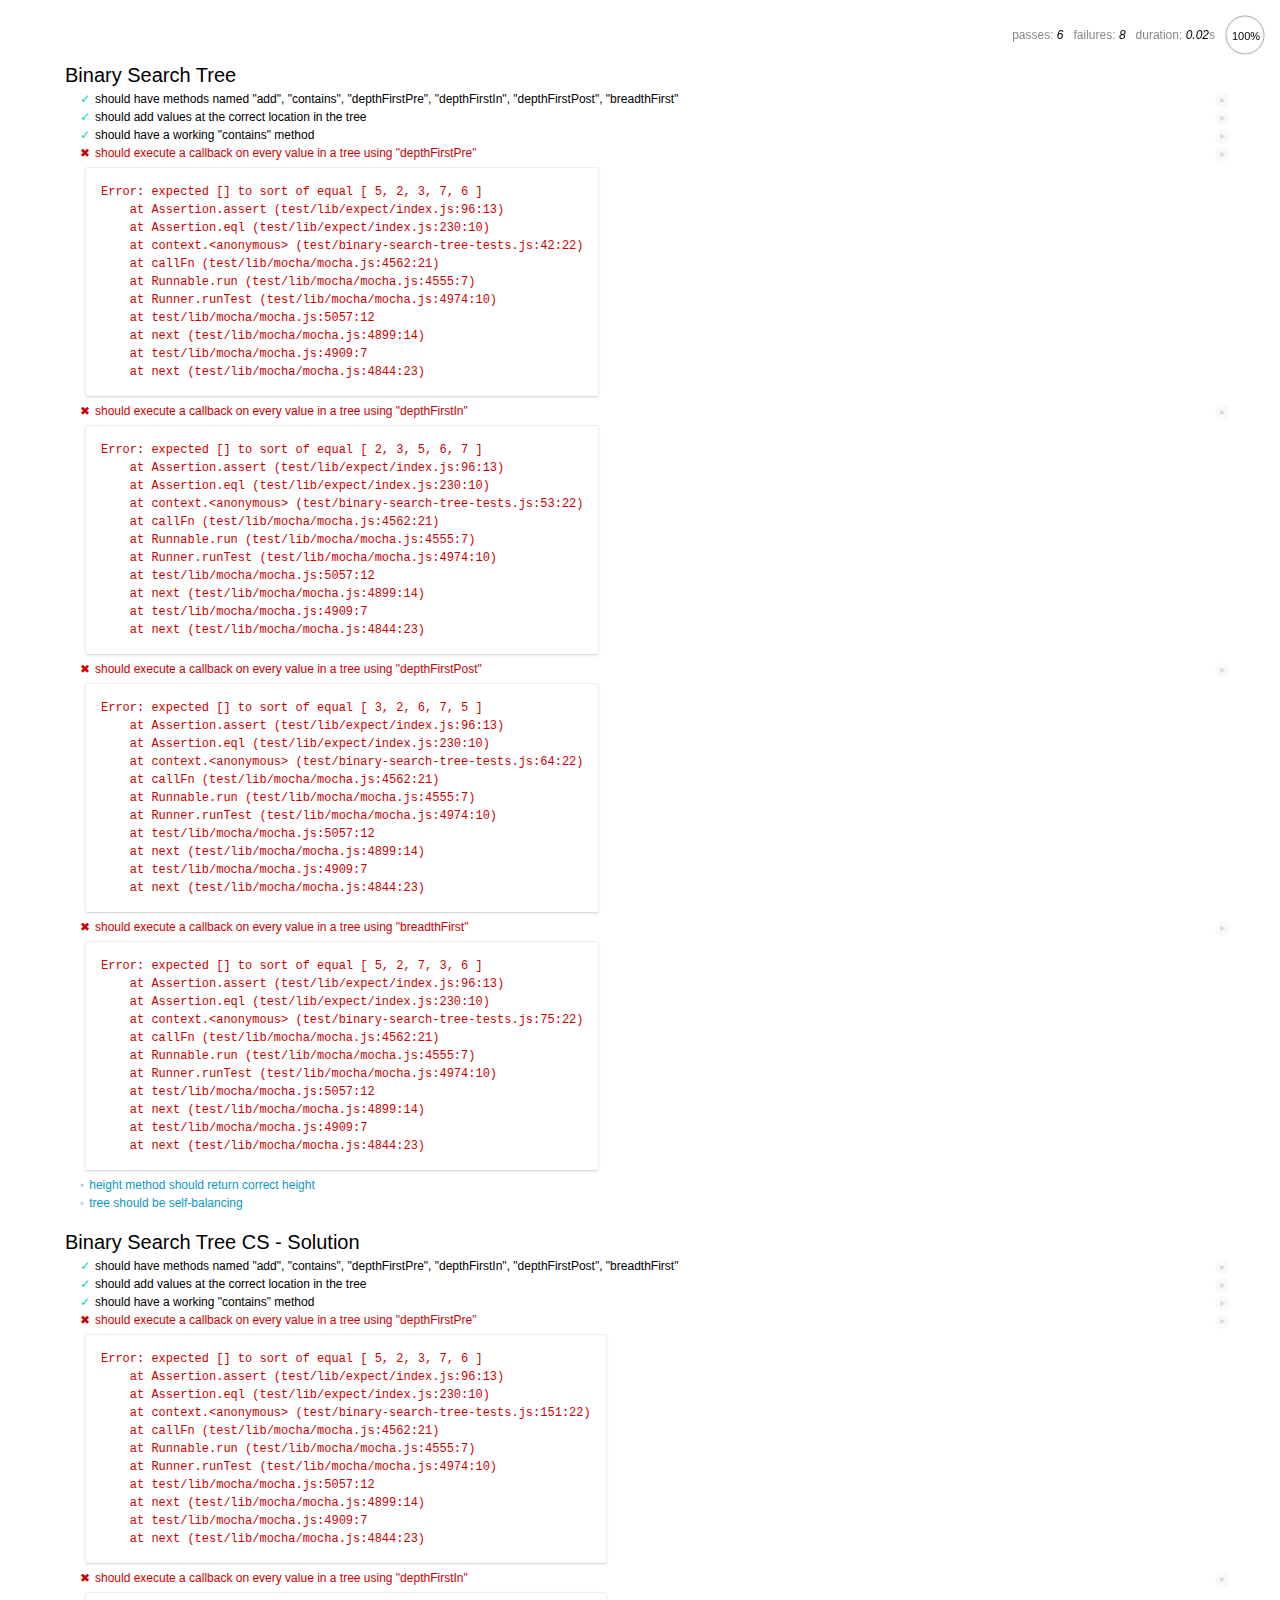
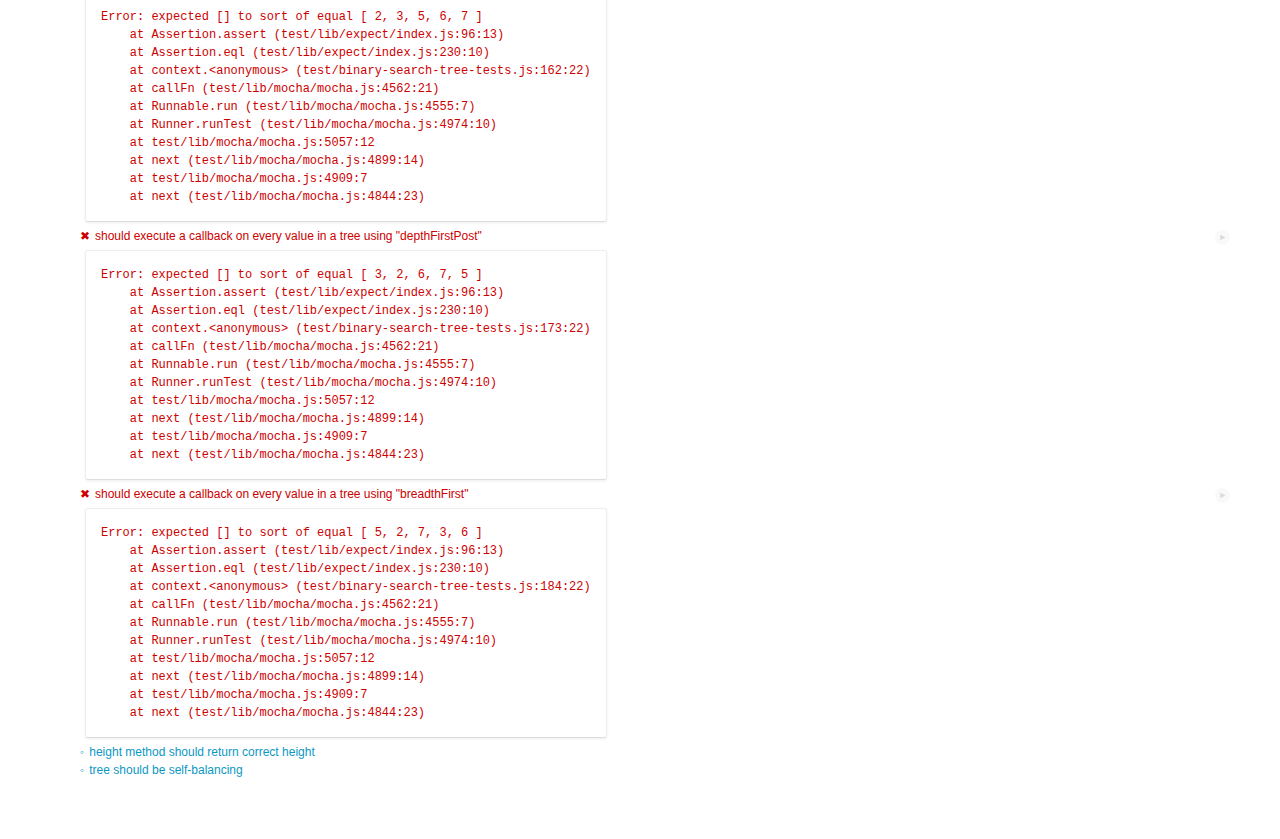
<file: Binary/index.html>
<!DOCTYPE html>
<html>

<head>
  <meta charset="UTF-8">
  <title>Data Structures</title>
  <link rel="stylesheet" href="test/lib/mocha/mocha.css" />
  <script src="test/lib/scroll.js"></script>
</head>

<body onload="loadScroll()" onunload="saveScroll()">
  <div id="mocha"></div>
  <script src="test/lib/mocha/mocha.js"></script>
  <script>mocha.setup('bdd');</script>
  <script src="test/lib/expect/index.js"></script>
  <script src="./BinarySearchTree-Single.js"></script>
  <script src="./BinarySearchTreeCS-Solution.js"></script>
  <script src="./test/binary-search-tree-tests.js"></script>
  <script>
    mocha.globals();
    mocha.run();
  </script>
</body>

</html>
</file>
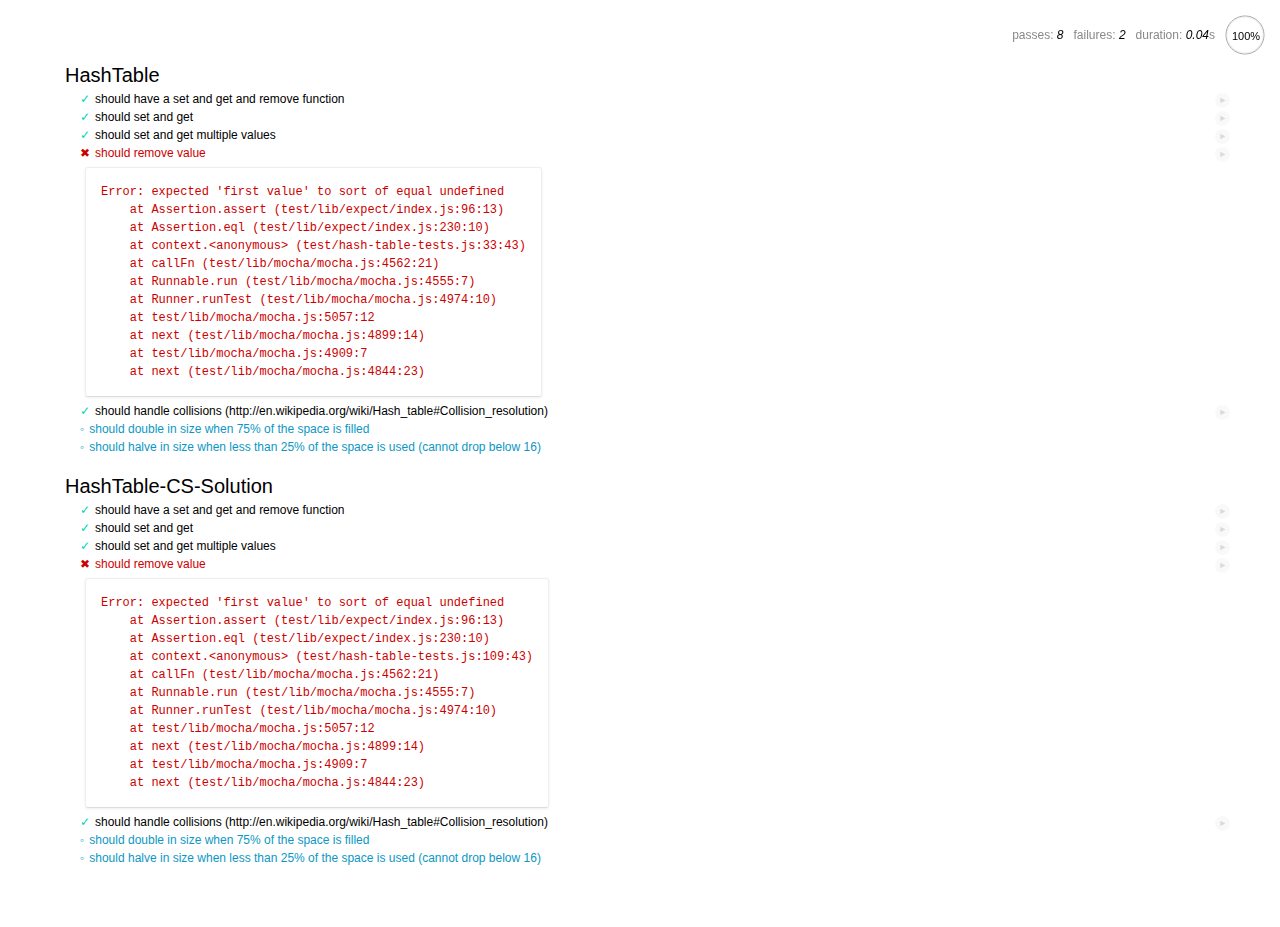
<file: hashTable/index.html>
<!DOCTYPE html>
<html>

<head>
  <meta charset="UTF-8">
  <title>Data Structures</title>
  <link rel="stylesheet" href="test/lib/mocha/mocha.css" />
  <script src="test/lib/scroll.js"></script>
</head>

<body onload="loadScroll()" onunload="saveScroll()">
  <div id="mocha"></div>
  <script src="test/lib/mocha/mocha.js"></script>
  <script>mocha.setup('bdd');</script>
  <script src="test/lib/expect/index.js"></script>
  <script src="./HashTable.js"></script>
  <script src="./HashTable-CS-Solution.js"></script>
  <script src="./test/hash-table-tests.js"></script>
  <script>
    mocha.globals();
    mocha.run();
  </script>
</body>

</html>
</file>
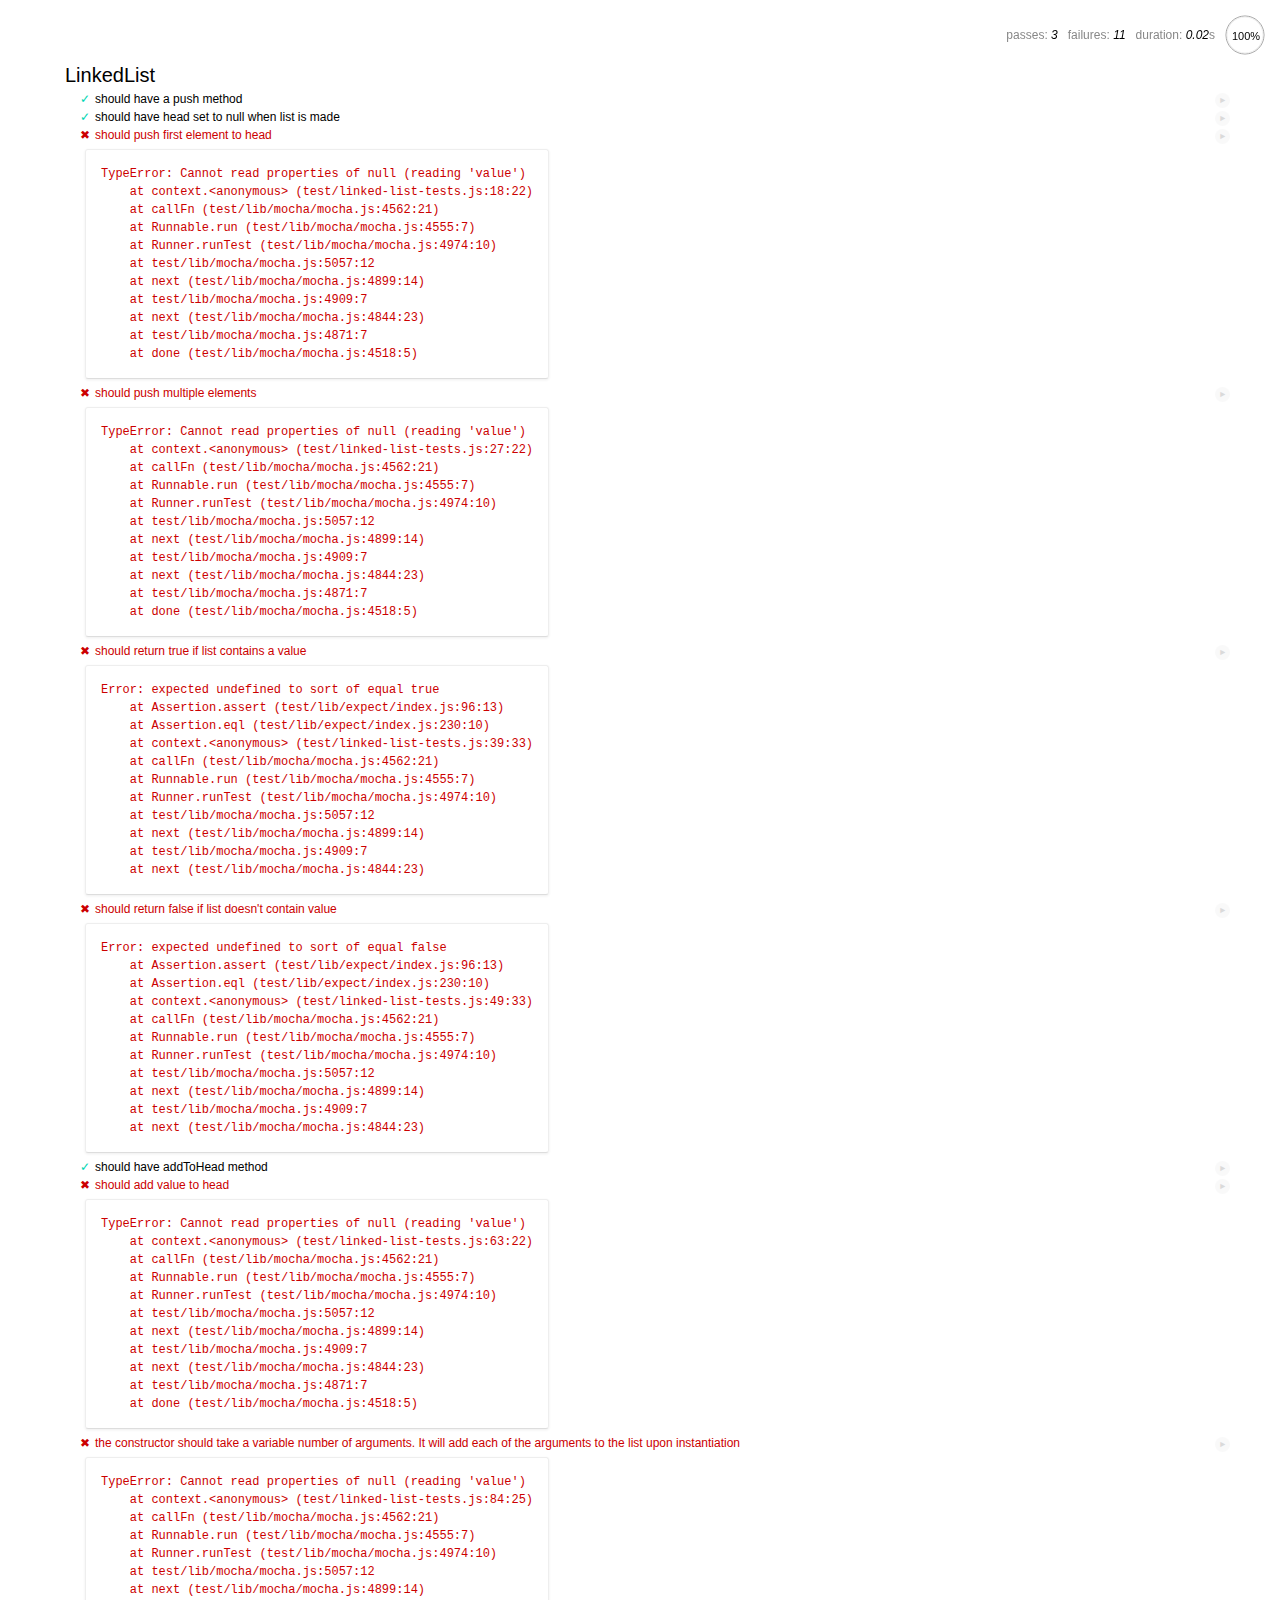
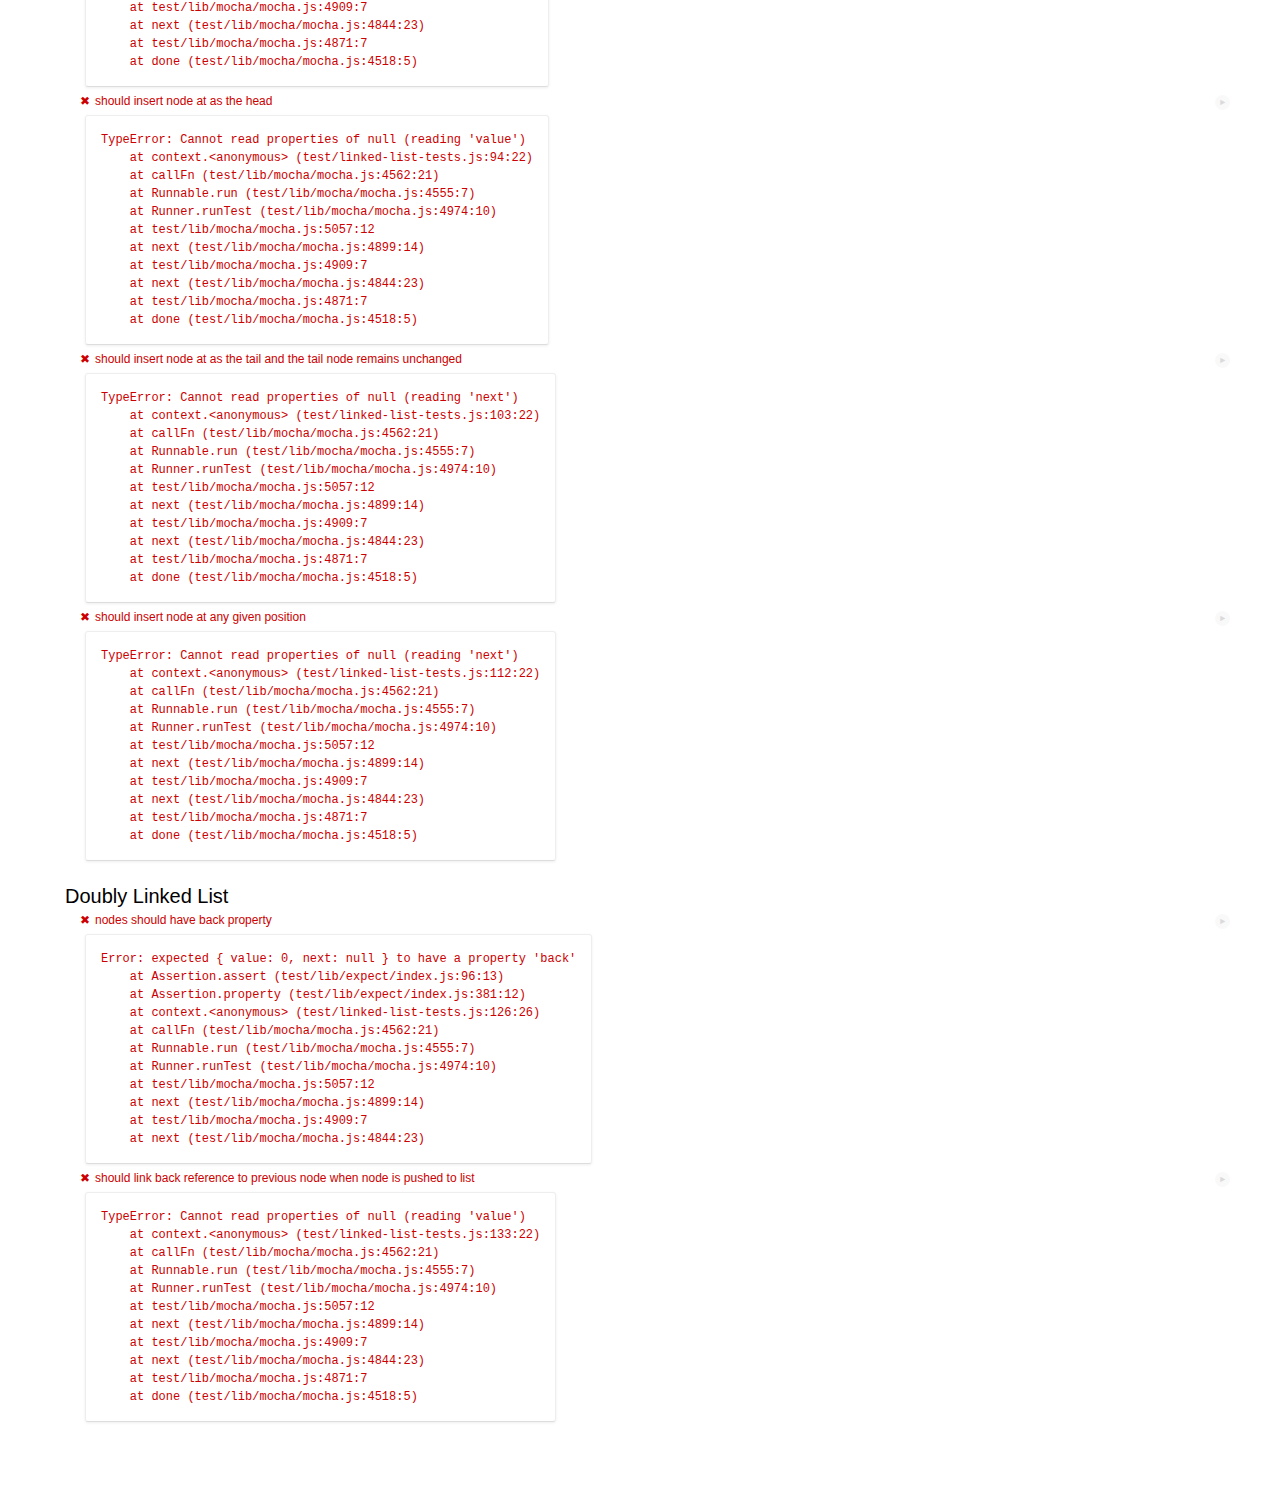
<file: Linked-Lists-Data-structuresJs/index.html>
<!DOCTYPE html>
<html>

<head>
  <meta charset="UTF-8">
  <title>Data Structures</title>
  <link rel="stylesheet" href="test/lib/mocha/mocha.css" />
  <script src="test/lib/scroll.js"></script>
</head>

<body onload="loadScroll()" onunload="saveScroll()">
  <div id="mocha"></div>
  <script src="test/lib/mocha/mocha.js"></script>
  <script>mocha.setup('bdd');</script>
  <script src="test/lib/expect/index.js"></script>
  <script src="./LinkedList.js"></script>
  <script src="./test/linked-list-tests.js"></script>
  <script>
    mocha.globals();
    mocha.run();
  </script>
</body>

</html>
</file>
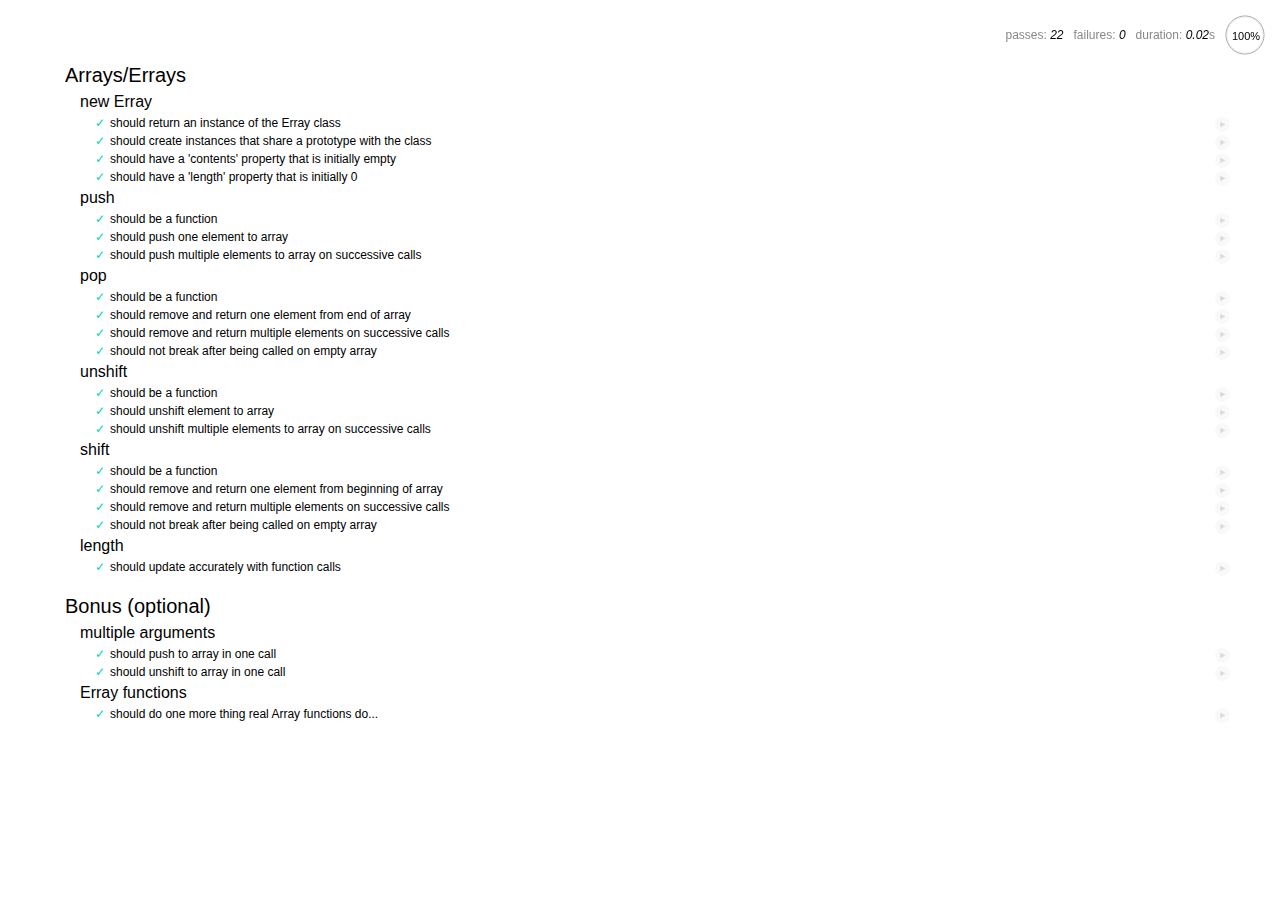
<file: OOP/index.html>
<!DOCTYPE html>
<html>
<head>
  <meta charset="UTF-8">
  <title>Arrays</title>
  <link rel="stylesheet" href="test/lib/mocha/mocha.css" />
  <script src="test/lib/scroll.js"></script>
</head>
<body onload="loadScroll()" onunload="saveScroll()">
  <div id="mocha"></div>
  <script src="test/lib/mocha/mocha.js"></script>
  <script>mocha.setup('bdd');</script>
  <script src="test/lib/expect/index.js"></script>
  <script src="src/Array.js"></script>
  <script src="test/index.js"></script>
  <script>
    mocha.globals();
    mocha.run();
  </script>
</body>
</html>
</file>
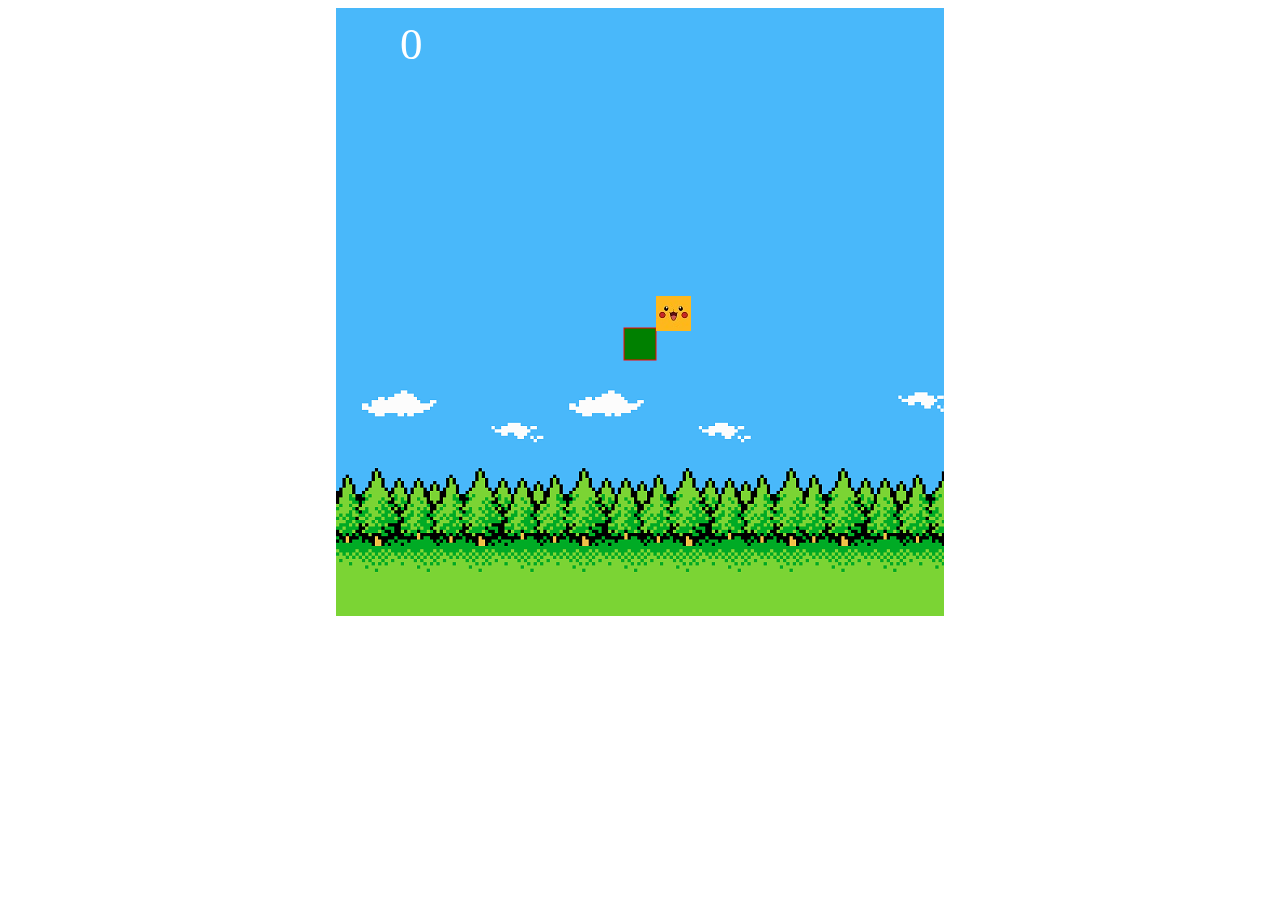
<file: snack-game/index.html>
<!DOCTYPE html>
<html lang="en">
<head>
    <meta charset="UTF-8">
    <link rel="icon" href="./img/snack.jpg" />
    <meta http-equiv="X-UA-Compatible" content="IE=edge">
    <link 
    <meta name="viewport" content="width=device-width, initial-scale=1.0">
    <title>Snack Game</title>
    <style>
        canvas{
            display: block;
            margin: 0 auto;
        }
    </style>
</head>
<canvas id="canvas" width="608" height="608">
</canvas>
<script src="./index.js"></script>
</html>
</file>
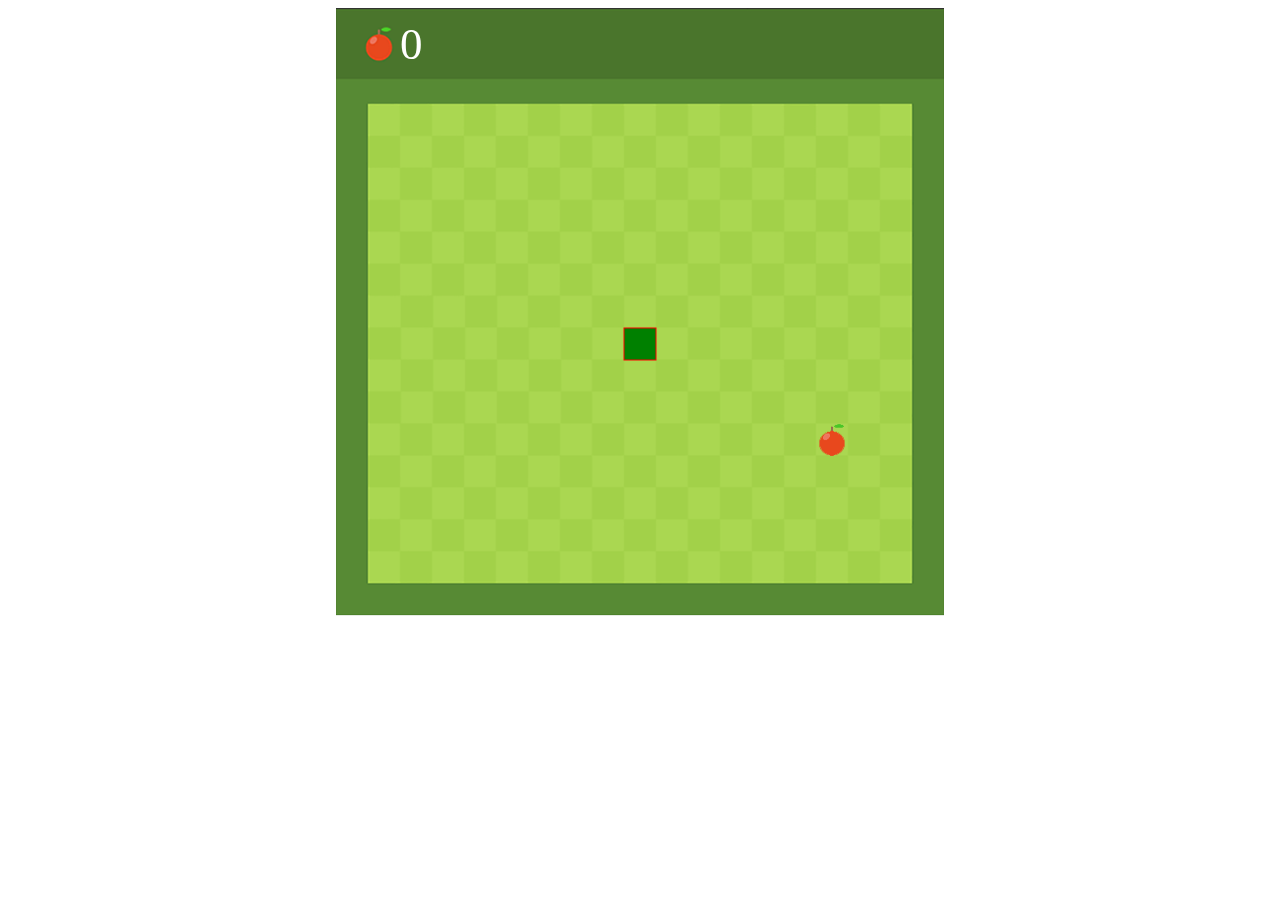
<file: Snake-JavaScript-master/index.html>
<html>
    <head>
        <title>Snake Game</title>
        <style>
            canvas{
                display: block;
                margin: 0 auto;
            }
        </style>
    </head>
    <canvas id="snake" width="608" height="608"></canvas>
    <script src="snake.js"></script>
</html>
</file>
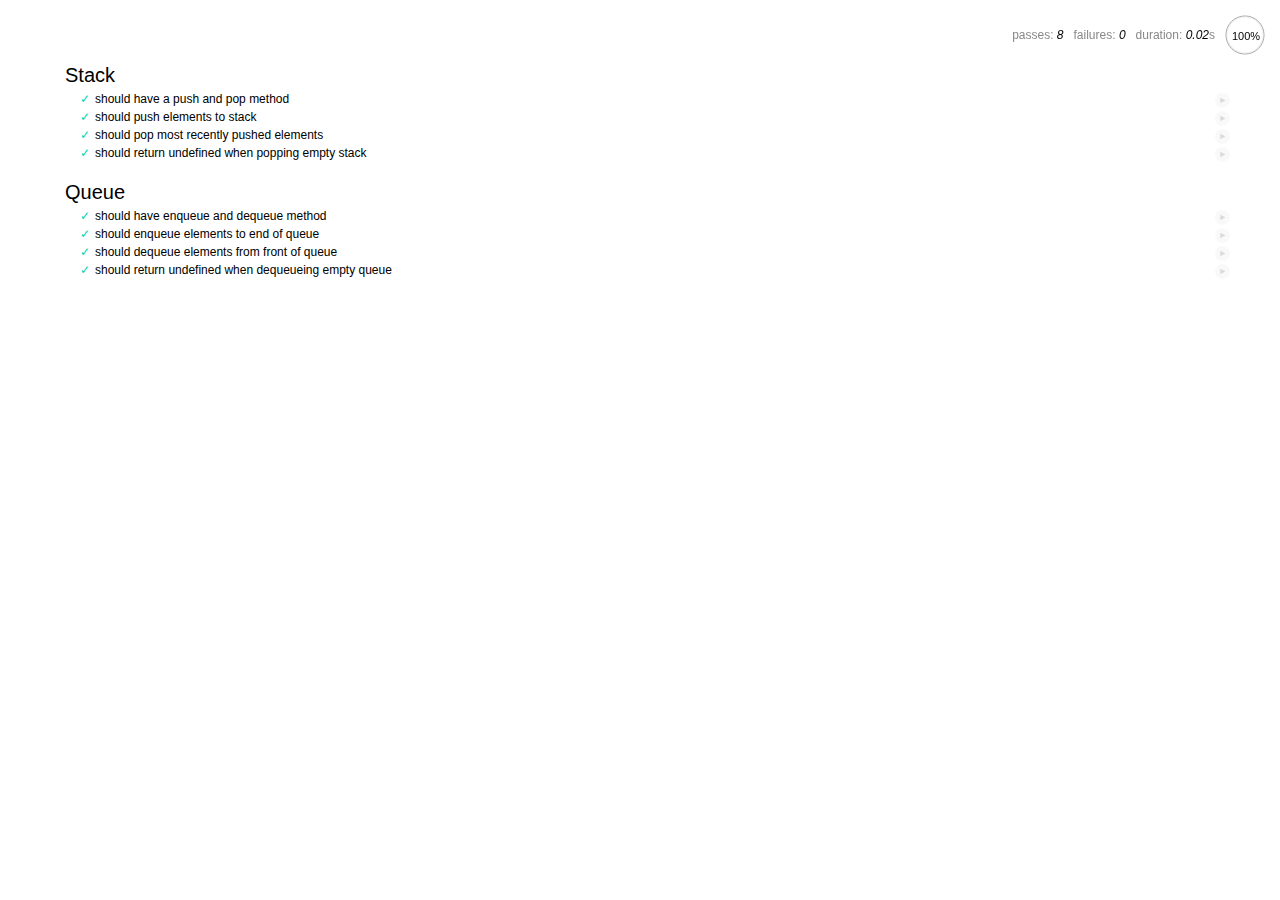
<file: stack-queues/index.html>
<!DOCTYPE html>
<html>

<head>
  <meta charset="UTF-8">
  <title>Data Structures</title>
  <link rel="stylesheet" href="test/lib/mocha/mocha.css" />
  <script src="test/lib/scroll.js"></script>
</head>

<body onload="loadScroll()" onunload="saveScroll()">
  <div id="mocha"></div>
  <script src="test/lib/mocha/mocha.js"></script>
  <script>mocha.setup('bdd');</script>
  <script src="test/lib/expect/index.js"></script>
  <script src="Stack.js"></script>
  <script src="./test/stack-tests.js"></script>
  <script src="Queue.js"></script>
  <script src="./test/queue-tests.js"></script>

  <script>
    mocha.globals();
    mocha.run();
  </script>
</body>

</html>
</file>
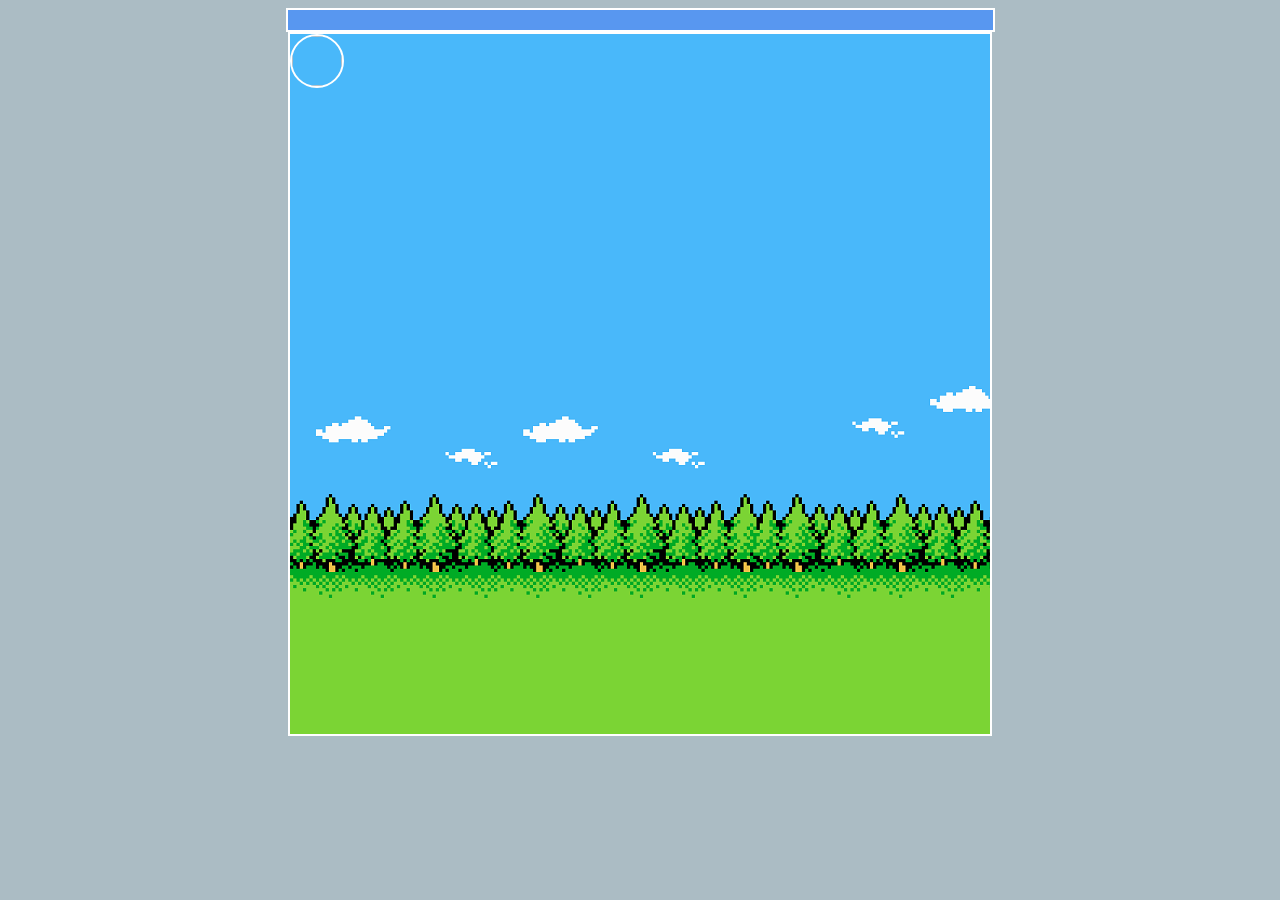
<file: unit-4-snake-master/index.html>
<!DOCTYPE html>
<html lang="en">
<head>
  <meta charset="UTF-8">
  <title>Snake Game</title>
  <!-- Uncomment the script tag below to enable the use of jQuery in your 'main.js' file -->
  <!-- <script
  src="https://code.jquery.com/jquery-3.5.1.min.js"
  integrity="sha256-9/aliU8dGd2tb6OSsuzixeV4y/faTqgFtohetphbbj0="
  crossorigin="anonymous"></script> -->
  <script src='src/Head.js'></script>
  <script src='src/Body.js'></script>
  <script src='src/Apple.js'></script>
  <link rel="stylesheet" href="src/styles.css">
</head>
<body>
  <div id="title"><div id="text"></div></div>
  <div id="board"></div>
  <script src="./src/main.js"></script>
</body>

</html>
</file>
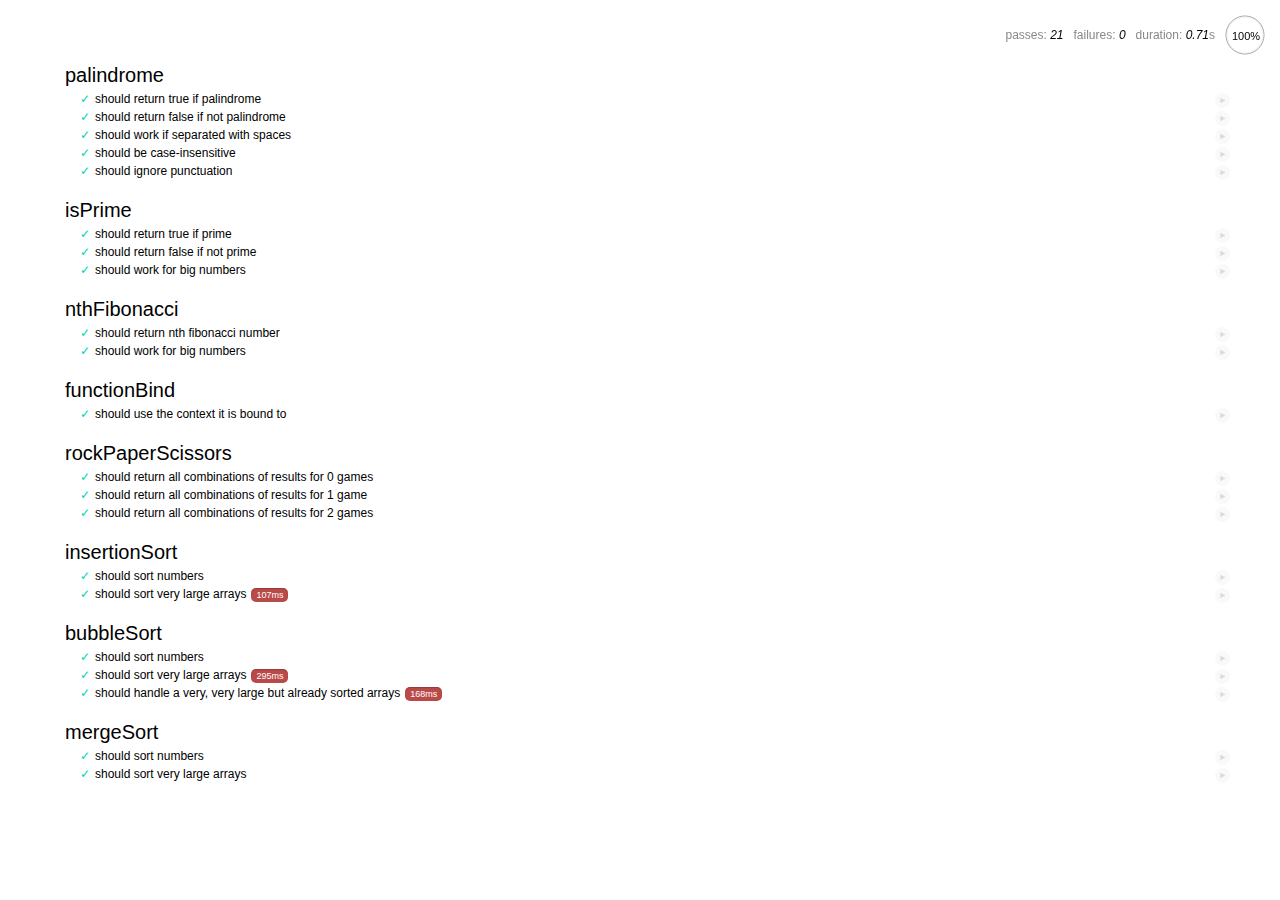
<file: algorithms/part1/index.html>
<html>
<head>
  <meta charset="UTF-8">
  <title>Unit-3-Algorithms</title>
  <link rel="stylesheet" href="../test/lib/mocha/mocha.css" />
</head>
<script src="../test/lib/scroll.js"></script>
<body onload="loadScroll()" onunload="saveScroll()">
  <div id="mocha"></div>

  <script src="../test/lib/mocha/mocha.js"></script>
  <script src="main.js"></script>
  <script>mocha.setup('bdd')</script>
  <script src="../test/lib/expect/index.js"></script>

  <script src="../test/palindrome-tests.js"></script>
  <script src="../test/is-prime-tests.js"></script>
  <script src="../test/nth-fib-tests.js"></script>
  <script src="../test/func-bind-tests.js"></script>
  <script src="../test/r-p-s-tests.js"></script>
  <script src="../test/insertion-sort-tests.js"></script>
  <script src="../test/bubble-sort-tests.js"></script>
  <script src="../test/merge-sort-tests.js"></script>
  <script>
    mocha.globals();
    mocha.run();
  </script>
</body>
</html>
</file>
<file: Binary/test/lib/mocha/mocha.css>
@charset "utf-8";

body {
  margin:0;
}

#mocha {
  font: 20px/1.5 "Helvetica Neue", Helvetica, Arial, sans-serif;
  margin: 60px 50px;
}

#mocha ul,
#mocha li {
  margin: 0;
  padding: 0;
}

#mocha ul {
  list-style: none;
}

#mocha h1,
#mocha h2 {
  margin: 0;
}

#mocha h1 {
  margin-top: 15px;
  font-size: 1em;
  font-weight: 200;
}

#mocha h1 a {
  text-decoration: none;
  color: inherit;
}

#mocha h1 a:hover {
  text-decoration: underline;
}

#mocha .suite .suite h1 {
  margin-top: 0;
  font-size: .8em;
}

#mocha .hidden {
  display: none;
}

#mocha h2 {
  font-size: 12px;
  font-weight: normal;
  cursor: pointer;
}

#mocha .suite {
  margin-left: 15px;
}

#mocha .test {
  margin-left: 15px;
  overflow: hidden;
}

#mocha .test.pending:hover h2::after {
  content: '(pending)';
  font-family: arial, sans-serif;
}

#mocha .test.pass.medium .duration {
  background: #c09853;
}

#mocha .test.pass.slow .duration {
  background: #b94a48;
}

#mocha .test.pass::before {
  content: '✓';
  font-size: 12px;
  display: block;
  float: left;
  margin-right: 5px;
  color: #00d6b2;
}

#mocha .test.pass .duration {
  font-size: 9px;
  margin-left: 5px;
  padding: 2px 5px;
  color: #fff;
  -webkit-box-shadow: inset 0 1px 1px rgba(0,0,0,.2);
  -moz-box-shadow: inset 0 1px 1px rgba(0,0,0,.2);
  box-shadow: inset 0 1px 1px rgba(0,0,0,.2);
  -webkit-border-radius: 5px;
  -moz-border-radius: 5px;
  -ms-border-radius: 5px;
  -o-border-radius: 5px;
  border-radius: 5px;
}

#mocha .test.pass.fast .duration {
  display: none;
}

#mocha .test.pending {
  color: #0b97c4;
}

#mocha .test.pending::before {
  content: '◦';
  color: #0b97c4;
}

#mocha .test.fail {
  color: #c00;
}

#mocha .test.fail pre {
  color: black;
}

#mocha .test.fail::before {
  content: '✖';
  font-size: 12px;
  display: block;
  float: left;
  margin-right: 5px;
  color: #c00;
}

#mocha .test pre.error {
  color: #c00;
  max-height: 300px;
  overflow: auto;
}

/**
 * (1): approximate for browsers not supporting calc
 * (2): 42 = 2*15 + 2*10 + 2*1 (padding + margin + border)
 *      ^^ seriously
 */
#mocha .test pre {
  display: block;
  float: left;
  clear: left;
  font: 12px/1.5 monaco, monospace;
  margin: 5px;
  padding: 15px;
  border: 1px solid #eee;
  max-width: 85%; /*(1)*/
  max-width: calc(100% - 42px); /*(2)*/
  word-wrap: break-word;
  border-bottom-color: #ddd;
  -webkit-border-radius: 3px;
  -webkit-box-shadow: 0 1px 3px #eee;
  -moz-border-radius: 3px;
  -moz-box-shadow: 0 1px 3px #eee;
  border-radius: 3px;
}

#mocha .test h2 {
  position: relative;
}

#mocha .test a.replay {
  position: absolute;
  top: 3px;
  right: 0;
  text-decoration: none;
  vertical-align: middle;
  display: block;
  width: 15px;
  height: 15px;
  line-height: 15px;
  text-align: center;
  background: #eee;
  font-size: 15px;
  -moz-border-radius: 15px;
  border-radius: 15px;
  -webkit-transition: opacity 200ms;
  -moz-transition: opacity 200ms;
  transition: opacity 200ms;
  opacity: 0.3;
  color: #888;
}

#mocha .test:hover a.replay {
  opacity: 1;
}

#mocha-report.pass .test.fail {
  display: none;
}

#mocha-report.fail .test.pass {
  display: none;
}

#mocha-report.pending .test.pass,
#mocha-report.pending .test.fail {
  display: none;
}
#mocha-report.pending .test.pass.pending {
  display: block;
}

#mocha-error {
  color: #c00;
  font-size: 1.5em;
  font-weight: 100;
  letter-spacing: 1px;
}

#mocha-stats {
  position: fixed;
  top: 15px;
  right: 10px;
  font-size: 12px;
  margin: 0;
  color: #888;
  z-index: 1;
}

#mocha-stats .progress {
  float: right;
  padding-top: 0;
}

#mocha-stats em {
  color: black;
}

#mocha-stats a {
  text-decoration: none;
  color: inherit;
}

#mocha-stats a:hover {
  border-bottom: 1px solid #eee;
}

#mocha-stats li {
  display: inline-block;
  margin: 0 5px;
  list-style: none;
  padding-top: 11px;
}

#mocha-stats canvas {
  width: 40px;
  height: 40px;
}

#mocha code .comment { color: #ddd; }
#mocha code .init { color: #2f6fad; }
#mocha code .string { color: #5890ad; }
#mocha code .keyword { color: #8a6343; }
#mocha code .number { color: #2f6fad; }

@media screen and (max-device-width: 480px) {
  #mocha {
    margin: 60px 0px;
  }

  #mocha #stats {
    position: absolute;
  }
}
</file>
<file: hashTable/test/lib/mocha/mocha.css>
@charset "utf-8";

body {
  margin:0;
}

#mocha {
  font: 20px/1.5 "Helvetica Neue", Helvetica, Arial, sans-serif;
  margin: 60px 50px;
}

#mocha ul,
#mocha li {
  margin: 0;
  padding: 0;
}

#mocha ul {
  list-style: none;
}

#mocha h1,
#mocha h2 {
  margin: 0;
}

#mocha h1 {
  margin-top: 15px;
  font-size: 1em;
  font-weight: 200;
}

#mocha h1 a {
  text-decoration: none;
  color: inherit;
}

#mocha h1 a:hover {
  text-decoration: underline;
}

#mocha .suite .suite h1 {
  margin-top: 0;
  font-size: .8em;
}

#mocha .hidden {
  display: none;
}

#mocha h2 {
  font-size: 12px;
  font-weight: normal;
  cursor: pointer;
}

#mocha .suite {
  margin-left: 15px;
}

#mocha .test {
  margin-left: 15px;
  overflow: hidden;
}

#mocha .test.pending:hover h2::after {
  content: '(pending)';
  font-family: arial, sans-serif;
}

#mocha .test.pass.medium .duration {
  background: #c09853;
}

#mocha .test.pass.slow .duration {
  background: #b94a48;
}

#mocha .test.pass::before {
  content: '✓';
  font-size: 12px;
  display: block;
  float: left;
  margin-right: 5px;
  color: #00d6b2;
}

#mocha .test.pass .duration {
  font-size: 9px;
  margin-left: 5px;
  padding: 2px 5px;
  color: #fff;
  -webkit-box-shadow: inset 0 1px 1px rgba(0,0,0,.2);
  -moz-box-shadow: inset 0 1px 1px rgba(0,0,0,.2);
  box-shadow: inset 0 1px 1px rgba(0,0,0,.2);
  -webkit-border-radius: 5px;
  -moz-border-radius: 5px;
  -ms-border-radius: 5px;
  -o-border-radius: 5px;
  border-radius: 5px;
}

#mocha .test.pass.fast .duration {
  display: none;
}

#mocha .test.pending {
  color: #0b97c4;
}

#mocha .test.pending::before {
  content: '◦';
  color: #0b97c4;
}

#mocha .test.fail {
  color: #c00;
}

#mocha .test.fail pre {
  color: black;
}

#mocha .test.fail::before {
  content: '✖';
  font-size: 12px;
  display: block;
  float: left;
  margin-right: 5px;
  color: #c00;
}

#mocha .test pre.error {
  color: #c00;
  max-height: 300px;
  overflow: auto;
}

/**
 * (1): approximate for browsers not supporting calc
 * (2): 42 = 2*15 + 2*10 + 2*1 (padding + margin + border)
 *      ^^ seriously
 */
#mocha .test pre {
  display: block;
  float: left;
  clear: left;
  font: 12px/1.5 monaco, monospace;
  margin: 5px;
  padding: 15px;
  border: 1px solid #eee;
  max-width: 85%; /*(1)*/
  max-width: calc(100% - 42px); /*(2)*/
  word-wrap: break-word;
  border-bottom-color: #ddd;
  -webkit-border-radius: 3px;
  -webkit-box-shadow: 0 1px 3px #eee;
  -moz-border-radius: 3px;
  -moz-box-shadow: 0 1px 3px #eee;
  border-radius: 3px;
}

#mocha .test h2 {
  position: relative;
}

#mocha .test a.replay {
  position: absolute;
  top: 3px;
  right: 0;
  text-decoration: none;
  vertical-align: middle;
  display: block;
  width: 15px;
  height: 15px;
  line-height: 15px;
  text-align: center;
  background: #eee;
  font-size: 15px;
  -moz-border-radius: 15px;
  border-radius: 15px;
  -webkit-transition: opacity 200ms;
  -moz-transition: opacity 200ms;
  transition: opacity 200ms;
  opacity: 0.3;
  color: #888;
}

#mocha .test:hover a.replay {
  opacity: 1;
}

#mocha-report.pass .test.fail {
  display: none;
}

#mocha-report.fail .test.pass {
  display: none;
}

#mocha-report.pending .test.pass,
#mocha-report.pending .test.fail {
  display: none;
}
#mocha-report.pending .test.pass.pending {
  display: block;
}

#mocha-error {
  color: #c00;
  font-size: 1.5em;
  font-weight: 100;
  letter-spacing: 1px;
}

#mocha-stats {
  position: fixed;
  top: 15px;
  right: 10px;
  font-size: 12px;
  margin: 0;
  color: #888;
  z-index: 1;
}

#mocha-stats .progress {
  float: right;
  padding-top: 0;
}

#mocha-stats em {
  color: black;
}

#mocha-stats a {
  text-decoration: none;
  color: inherit;
}

#mocha-stats a:hover {
  border-bottom: 1px solid #eee;
}

#mocha-stats li {
  display: inline-block;
  margin: 0 5px;
  list-style: none;
  padding-top: 11px;
}

#mocha-stats canvas {
  width: 40px;
  height: 40px;
}

#mocha code .comment { color: #ddd; }
#mocha code .init { color: #2f6fad; }
#mocha code .string { color: #5890ad; }
#mocha code .keyword { color: #8a6343; }
#mocha code .number { color: #2f6fad; }

@media screen and (max-device-width: 480px) {
  #mocha {
    margin: 60px 0px;
  }

  #mocha #stats {
    position: absolute;
  }
}
</file>
<file: Linked-Lists-Data-structuresJs/test/lib/mocha/mocha.css>
@charset "utf-8";

body {
  margin:0;
}

#mocha {
  font: 20px/1.5 "Helvetica Neue", Helvetica, Arial, sans-serif;
  margin: 60px 50px;
}

#mocha ul,
#mocha li {
  margin: 0;
  padding: 0;
}

#mocha ul {
  list-style: none;
}

#mocha h1,
#mocha h2 {
  margin: 0;
}

#mocha h1 {
  margin-top: 15px;
  font-size: 1em;
  font-weight: 200;
}

#mocha h1 a {
  text-decoration: none;
  color: inherit;
}

#mocha h1 a:hover {
  text-decoration: underline;
}

#mocha .suite .suite h1 {
  margin-top: 0;
  font-size: .8em;
}

#mocha .hidden {
  display: none;
}

#mocha h2 {
  font-size: 12px;
  font-weight: normal;
  cursor: pointer;
}

#mocha .suite {
  margin-left: 15px;
}

#mocha .test {
  margin-left: 15px;
  overflow: hidden;
}

#mocha .test.pending:hover h2::after {
  content: '(pending)';
  font-family: arial, sans-serif;
}

#mocha .test.pass.medium .duration {
  background: #c09853;
}

#mocha .test.pass.slow .duration {
  background: #b94a48;
}

#mocha .test.pass::before {
  content: '✓';
  font-size: 12px;
  display: block;
  float: left;
  margin-right: 5px;
  color: #00d6b2;
}

#mocha .test.pass .duration {
  font-size: 9px;
  margin-left: 5px;
  padding: 2px 5px;
  color: #fff;
  -webkit-box-shadow: inset 0 1px 1px rgba(0,0,0,.2);
  -moz-box-shadow: inset 0 1px 1px rgba(0,0,0,.2);
  box-shadow: inset 0 1px 1px rgba(0,0,0,.2);
  -webkit-border-radius: 5px;
  -moz-border-radius: 5px;
  -ms-border-radius: 5px;
  -o-border-radius: 5px;
  border-radius: 5px;
}

#mocha .test.pass.fast .duration {
  display: none;
}

#mocha .test.pending {
  color: #0b97c4;
}

#mocha .test.pending::before {
  content: '◦';
  color: #0b97c4;
}

#mocha .test.fail {
  color: #c00;
}

#mocha .test.fail pre {
  color: black;
}

#mocha .test.fail::before {
  content: '✖';
  font-size: 12px;
  display: block;
  float: left;
  margin-right: 5px;
  color: #c00;
}

#mocha .test pre.error {
  color: #c00;
  max-height: 300px;
  overflow: auto;
}

/**
 * (1): approximate for browsers not supporting calc
 * (2): 42 = 2*15 + 2*10 + 2*1 (padding + margin + border)
 *      ^^ seriously
 */
#mocha .test pre {
  display: block;
  float: left;
  clear: left;
  font: 12px/1.5 monaco, monospace;
  margin: 5px;
  padding: 15px;
  border: 1px solid #eee;
  max-width: 85%; /*(1)*/
  max-width: calc(100% - 42px); /*(2)*/
  word-wrap: break-word;
  border-bottom-color: #ddd;
  -webkit-border-radius: 3px;
  -webkit-box-shadow: 0 1px 3px #eee;
  -moz-border-radius: 3px;
  -moz-box-shadow: 0 1px 3px #eee;
  border-radius: 3px;
}

#mocha .test h2 {
  position: relative;
}

#mocha .test a.replay {
  position: absolute;
  top: 3px;
  right: 0;
  text-decoration: none;
  vertical-align: middle;
  display: block;
  width: 15px;
  height: 15px;
  line-height: 15px;
  text-align: center;
  background: #eee;
  font-size: 15px;
  -moz-border-radius: 15px;
  border-radius: 15px;
  -webkit-transition: opacity 200ms;
  -moz-transition: opacity 200ms;
  transition: opacity 200ms;
  opacity: 0.3;
  color: #888;
}

#mocha .test:hover a.replay {
  opacity: 1;
}

#mocha-report.pass .test.fail {
  display: none;
}

#mocha-report.fail .test.pass {
  display: none;
}

#mocha-report.pending .test.pass,
#mocha-report.pending .test.fail {
  display: none;
}
#mocha-report.pending .test.pass.pending {
  display: block;
}

#mocha-error {
  color: #c00;
  font-size: 1.5em;
  font-weight: 100;
  letter-spacing: 1px;
}

#mocha-stats {
  position: fixed;
  top: 15px;
  right: 10px;
  font-size: 12px;
  margin: 0;
  color: #888;
  z-index: 1;
}

#mocha-stats .progress {
  float: right;
  padding-top: 0;
}

#mocha-stats em {
  color: black;
}

#mocha-stats a {
  text-decoration: none;
  color: inherit;
}

#mocha-stats a:hover {
  border-bottom: 1px solid #eee;
}

#mocha-stats li {
  display: inline-block;
  margin: 0 5px;
  list-style: none;
  padding-top: 11px;
}

#mocha-stats canvas {
  width: 40px;
  height: 40px;
}

#mocha code .comment { color: #ddd; }
#mocha code .init { color: #2f6fad; }
#mocha code .string { color: #5890ad; }
#mocha code .keyword { color: #8a6343; }
#mocha code .number { color: #2f6fad; }

@media screen and (max-device-width: 480px) {
  #mocha {
    margin: 60px 0px;
  }

  #mocha #stats {
    position: absolute;
  }
}
</file>
<file: OOP/test/lib/mocha/mocha.css>
@charset "utf-8";

body {
  margin:0;
}

#mocha {
  font: 20px/1.5 "Helvetica Neue", Helvetica, Arial, sans-serif;
  margin: 60px 50px;
}

#mocha ul,
#mocha li {
  margin: 0;
  padding: 0;
}

#mocha ul {
  list-style: none;
}

#mocha h1,
#mocha h2 {
  margin: 0;
}

#mocha h1 {
  margin-top: 15px;
  font-size: 1em;
  font-weight: 200;
}

#mocha h1 a {
  text-decoration: none;
  color: inherit;
}

#mocha h1 a:hover {
  text-decoration: underline;
}

#mocha .suite .suite h1 {
  margin-top: 0;
  font-size: .8em;
}

#mocha .hidden {
  display: none;
}

#mocha h2 {
  font-size: 12px;
  font-weight: normal;
  cursor: pointer;
}

#mocha .suite {
  margin-left: 15px;
}

#mocha .test {
  margin-left: 15px;
  overflow: hidden;
}

#mocha .test.pending:hover h2::after {
  content: '(pending)';
  font-family: arial, sans-serif;
}

#mocha .test.pass.medium .duration {
  background: #c09853;
}

#mocha .test.pass.slow .duration {
  background: #b94a48;
}

#mocha .test.pass::before {
  content: '✓';
  font-size: 12px;
  display: block;
  float: left;
  margin-right: 5px;
  color: #00d6b2;
}

#mocha .test.pass .duration {
  font-size: 9px;
  margin-left: 5px;
  padding: 2px 5px;
  color: #fff;
  -webkit-box-shadow: inset 0 1px 1px rgba(0,0,0,.2);
  -moz-box-shadow: inset 0 1px 1px rgba(0,0,0,.2);
  box-shadow: inset 0 1px 1px rgba(0,0,0,.2);
  -webkit-border-radius: 5px;
  -moz-border-radius: 5px;
  -ms-border-radius: 5px;
  -o-border-radius: 5px;
  border-radius: 5px;
}

#mocha .test.pass.fast .duration {
  display: none;
}

#mocha .test.pending {
  color: #0b97c4;
}

#mocha .test.pending::before {
  content: '◦';
  color: #0b97c4;
}

#mocha .test.fail {
  color: #c00;
}

#mocha .test.fail pre {
  color: black;
}

#mocha .test.fail::before {
  content: '✖';
  font-size: 12px;
  display: block;
  float: left;
  margin-right: 5px;
  color: #c00;
}

#mocha .test pre.error {
  color: #c00;
  max-height: 300px;
  overflow: auto;
}

/**
 * (1): approximate for browsers not supporting calc
 * (2): 42 = 2*15 + 2*10 + 2*1 (padding + margin + border)
 *      ^^ seriously
 */
#mocha .test pre {
  display: block;
  float: left;
  clear: left;
  font: 12px/1.5 monaco, monospace;
  margin: 5px;
  padding: 15px;
  border: 1px solid #eee;
  max-width: 85%; /*(1)*/
  max-width: calc(100% - 42px); /*(2)*/
  word-wrap: break-word;
  border-bottom-color: #ddd;
  -webkit-border-radius: 3px;
  -webkit-box-shadow: 0 1px 3px #eee;
  -moz-border-radius: 3px;
  -moz-box-shadow: 0 1px 3px #eee;
  border-radius: 3px;
}

#mocha .test h2 {
  position: relative;
}

#mocha .test a.replay {
  position: absolute;
  top: 3px;
  right: 0;
  text-decoration: none;
  vertical-align: middle;
  display: block;
  width: 15px;
  height: 15px;
  line-height: 15px;
  text-align: center;
  background: #eee;
  font-size: 15px;
  -moz-border-radius: 15px;
  border-radius: 15px;
  -webkit-transition: opacity 200ms;
  -moz-transition: opacity 200ms;
  transition: opacity 200ms;
  opacity: 0.3;
  color: #888;
}

#mocha .test:hover a.replay {
  opacity: 1;
}

#mocha-report.pass .test.fail {
  display: none;
}

#mocha-report.fail .test.pass {
  display: none;
}

#mocha-report.pending .test.pass,
#mocha-report.pending .test.fail {
  display: none;
}
#mocha-report.pending .test.pass.pending {
  display: block;
}

#mocha-error {
  color: #c00;
  font-size: 1.5em;
  font-weight: 100;
  letter-spacing: 1px;
}

#mocha-stats {
  position: fixed;
  top: 15px;
  right: 10px;
  font-size: 12px;
  margin: 0;
  color: #888;
  z-index: 1;
}

#mocha-stats .progress {
  float: right;
  padding-top: 0;
}

#mocha-stats em {
  color: black;
}

#mocha-stats a {
  text-decoration: none;
  color: inherit;
}

#mocha-stats a:hover {
  border-bottom: 1px solid #eee;
}

#mocha-stats li {
  display: inline-block;
  margin: 0 5px;
  list-style: none;
  padding-top: 11px;
}

#mocha-stats canvas {
  width: 40px;
  height: 40px;
}

#mocha code .comment { color: #ddd; }
#mocha code .init { color: #2f6fad; }
#mocha code .string { color: #5890ad; }
#mocha code .keyword { color: #8a6343; }
#mocha code .number { color: #2f6fad; }

@media screen and (max-device-width: 480px) {
  #mocha {
    margin: 60px 0px;
  }

  #mocha #stats {
    position: absolute;
  }
}
</file>
<file: stack-queues/test/lib/mocha/mocha.css>
@charset "utf-8";

body {
  margin:0;
}

#mocha {
  font: 20px/1.5 "Helvetica Neue", Helvetica, Arial, sans-serif;
  margin: 60px 50px;
}

#mocha ul,
#mocha li {
  margin: 0;
  padding: 0;
}

#mocha ul {
  list-style: none;
}

#mocha h1,
#mocha h2 {
  margin: 0;
}

#mocha h1 {
  margin-top: 15px;
  font-size: 1em;
  font-weight: 200;
}

#mocha h1 a {
  text-decoration: none;
  color: inherit;
}

#mocha h1 a:hover {
  text-decoration: underline;
}

#mocha .suite .suite h1 {
  margin-top: 0;
  font-size: .8em;
}

#mocha .hidden {
  display: none;
}

#mocha h2 {
  font-size: 12px;
  font-weight: normal;
  cursor: pointer;
}

#mocha .suite {
  margin-left: 15px;
}

#mocha .test {
  margin-left: 15px;
  overflow: hidden;
}

#mocha .test.pending:hover h2::after {
  content: '(pending)';
  font-family: arial, sans-serif;
}

#mocha .test.pass.medium .duration {
  background: #c09853;
}

#mocha .test.pass.slow .duration {
  background: #b94a48;
}

#mocha .test.pass::before {
  content: '✓';
  font-size: 12px;
  display: block;
  float: left;
  margin-right: 5px;
  color: #00d6b2;
}

#mocha .test.pass .duration {
  font-size: 9px;
  margin-left: 5px;
  padding: 2px 5px;
  color: #fff;
  -webkit-box-shadow: inset 0 1px 1px rgba(0,0,0,.2);
  -moz-box-shadow: inset 0 1px 1px rgba(0,0,0,.2);
  box-shadow: inset 0 1px 1px rgba(0,0,0,.2);
  -webkit-border-radius: 5px;
  -moz-border-radius: 5px;
  -ms-border-radius: 5px;
  -o-border-radius: 5px;
  border-radius: 5px;
}

#mocha .test.pass.fast .duration {
  display: none;
}

#mocha .test.pending {
  color: #0b97c4;
}

#mocha .test.pending::before {
  content: '◦';
  color: #0b97c4;
}

#mocha .test.fail {
  color: #c00;
}

#mocha .test.fail pre {
  color: black;
}

#mocha .test.fail::before {
  content: '✖';
  font-size: 12px;
  display: block;
  float: left;
  margin-right: 5px;
  color: #c00;
}

#mocha .test pre.error {
  color: #c00;
  max-height: 300px;
  overflow: auto;
}

/**
 * (1): approximate for browsers not supporting calc
 * (2): 42 = 2*15 + 2*10 + 2*1 (padding + margin + border)
 *      ^^ seriously
 */
#mocha .test pre {
  display: block;
  float: left;
  clear: left;
  font: 12px/1.5 monaco, monospace;
  margin: 5px;
  padding: 15px;
  border: 1px solid #eee;
  max-width: 85%; /*(1)*/
  max-width: calc(100% - 42px); /*(2)*/
  word-wrap: break-word;
  border-bottom-color: #ddd;
  -webkit-border-radius: 3px;
  -webkit-box-shadow: 0 1px 3px #eee;
  -moz-border-radius: 3px;
  -moz-box-shadow: 0 1px 3px #eee;
  border-radius: 3px;
}

#mocha .test h2 {
  position: relative;
}

#mocha .test a.replay {
  position: absolute;
  top: 3px;
  right: 0;
  text-decoration: none;
  vertical-align: middle;
  display: block;
  width: 15px;
  height: 15px;
  line-height: 15px;
  text-align: center;
  background: #eee;
  font-size: 15px;
  -moz-border-radius: 15px;
  border-radius: 15px;
  -webkit-transition: opacity 200ms;
  -moz-transition: opacity 200ms;
  transition: opacity 200ms;
  opacity: 0.3;
  color: #888;
}

#mocha .test:hover a.replay {
  opacity: 1;
}

#mocha-report.pass .test.fail {
  display: none;
}

#mocha-report.fail .test.pass {
  display: none;
}

#mocha-report.pending .test.pass,
#mocha-report.pending .test.fail {
  display: none;
}
#mocha-report.pending .test.pass.pending {
  display: block;
}

#mocha-error {
  color: #c00;
  font-size: 1.5em;
  font-weight: 100;
  letter-spacing: 1px;
}

#mocha-stats {
  position: fixed;
  top: 15px;
  right: 10px;
  font-size: 12px;
  margin: 0;
  color: #888;
  z-index: 1;
}

#mocha-stats .progress {
  float: right;
  padding-top: 0;
}

#mocha-stats em {
  color: black;
}

#mocha-stats a {
  text-decoration: none;
  color: inherit;
}

#mocha-stats a:hover {
  border-bottom: 1px solid #eee;
}

#mocha-stats li {
  display: inline-block;
  margin: 0 5px;
  list-style: none;
  padding-top: 11px;
}

#mocha-stats canvas {
  width: 40px;
  height: 40px;
}

#mocha code .comment { color: #ddd; }
#mocha code .init { color: #2f6fad; }
#mocha code .string { color: #5890ad; }
#mocha code .keyword { color: #8a6343; }
#mocha code .number { color: #2f6fad; }

@media screen and (max-device-width: 480px) {
  #mocha {
    margin: 60px 0px;
  }

  #mocha #stats {
    position: absolute;
  }
}
</file>
<file: unit-4-snake-master/src/styles.css>
/* body {
	background: linear-gradient(-45deg, #c7ee79, #f2aec8, #b7e5f7, #000000);
	background-size: 400% 400%;
	animation: gradient 15s ease infinite;
	height: 100vh;
}
@keyframes gradient {
	0% {
		background-position: 0% 50%;
	}
	50% {
		background-position: 100% 50%;
	}
	100% {
		background-position: 0% 50%;
	}
}
html {
  height:100%;
} */

#head {
  height: 50px;
  width: 50px;
  border-radius: 50%;
  position: absolute;
  border: 2px solid rgb(255, 255, 255);
}

#board {
  height: 700px;
  width: 700px;
  border: 2px rgb(255, 255, 255) solid;
  position: relative;
  margin: auto;
  background-image: url("./assets/bg.png");
}

#apple {
  height: 50px;
  width: 50px;
  border-radius: 50%;
  position: absolute;
  border: 2px solid rgb(255, 0, 0);
}

#body {
  border-radius: 50%;
  height: 40px;
  width: 40px;
  border: 2px solid rgb(1, 63, 15);
  position: absolute;
}
#title{
 display: flex;
 justify-content: center;
}
#text{
  text-align: center;
  font-size: 30px;
  color: white;
  font-family: 'Courier New', Courier, monospace;
  font-weight: 800;
  background-color: rgb(88, 151, 240);
  padding: 10px; 
  width: 685px; 
  border: 2px white solid;
}


html {
	height: 100%;
	background-color: hsla(200,40%,30%,.4);
	background-image:		
		url('https://78.media.tumblr.com/cae86e76225a25b17332dfc9cf8b1121/tumblr_p7n8kqHMuD1uy4lhuo1_540.png'), 
		url('https://78.media.tumblr.com/66445d34fe560351d474af69ef3f2fb0/tumblr_p7n908E1Jb1uy4lhuo1_1280.png'),
		url('https://78.media.tumblr.com/8cd0a12b7d9d5ba2c7d26f42c25de99f/tumblr_p7n8kqHMuD1uy4lhuo2_1280.png'),
		url('https://78.media.tumblr.com/5ecb41b654f4e8878f59445b948ede50/tumblr_p7n8on19cV1uy4lhuo1_1280.png'),
		url('https://78.media.tumblr.com/28bd9a2522fbf8981d680317ccbf4282/tumblr_p7n8kqHMuD1uy4lhuo3_1280.png'),
		url('https://www.roadaffair.com/wp-content/uploads/2017/09/grand-teton-national-park-usa-shutterstock_392186992.jpg');
	background-repeat: repeat-x;
	background-position: 
		0 20%,
		0 100%,
		0 50%,
		0 100%,
		0 0;
	background-size: 
		2500px,
		800px,
		500px 200px,
		1000px,
		400px 260px;
	animation: 50s para infinite linear;
	}

/* @keyframes para {
	100% {
		background-position: 
			-5000px 20%,
			-800px 95%,
			500px 50%,
			1000px 100%,
			400px 0;
		}
	} */
</file>
<file: algorithms/test/lib/mocha/mocha.css>
@charset "utf-8";

body {
  margin:0;
}

#mocha {
  font: 20px/1.5 "Helvetica Neue", Helvetica, Arial, sans-serif;
  margin: 60px 50px;
}

#mocha ul,
#mocha li {
  margin: 0;
  padding: 0;
}

#mocha ul {
  list-style: none;
}

#mocha h1,
#mocha h2 {
  margin: 0;
}

#mocha h1 {
  margin-top: 15px;
  font-size: 1em;
  font-weight: 200;
}

#mocha h1 a {
  text-decoration: none;
  color: inherit;
}

#mocha h1 a:hover {
  text-decoration: underline;
}

#mocha .suite .suite h1 {
  margin-top: 0;
  font-size: .8em;
}

#mocha .hidden {
  display: none;
}

#mocha h2 {
  font-size: 12px;
  font-weight: normal;
  cursor: pointer;
}

#mocha .suite {
  margin-left: 15px;
}

#mocha .test {
  margin-left: 15px;
  overflow: hidden;
}

#mocha .test.pending:hover h2::after {
  content: '(pending)';
  font-family: arial, sans-serif;
}

#mocha .test.pass.medium .duration {
  background: #c09853;
}

#mocha .test.pass.slow .duration {
  background: #b94a48;
}

#mocha .test.pass::before {
  content: '✓';
  font-size: 12px;
  display: block;
  float: left;
  margin-right: 5px;
  color: #00d6b2;
}

#mocha .test.pass .duration {
  font-size: 9px;
  margin-left: 5px;
  padding: 2px 5px;
  color: #fff;
  -webkit-box-shadow: inset 0 1px 1px rgba(0,0,0,.2);
  -moz-box-shadow: inset 0 1px 1px rgba(0,0,0,.2);
  box-shadow: inset 0 1px 1px rgba(0,0,0,.2);
  -webkit-border-radius: 5px;
  -moz-border-radius: 5px;
  -ms-border-radius: 5px;
  -o-border-radius: 5px;
  border-radius: 5px;
}

#mocha .test.pass.fast .duration {
  display: none;
}

#mocha .test.pending {
  color: #0b97c4;
}

#mocha .test.pending::before {
  content: '◦';
  color: #0b97c4;
}

#mocha .test.fail {
  color: #c00;
}

#mocha .test.fail pre {
  color: black;
}

#mocha .test.fail::before {
  content: '✖';
  font-size: 12px;
  display: block;
  float: left;
  margin-right: 5px;
  color: #c00;
}

#mocha .test pre.error {
  color: #c00;
  max-height: 300px;
  overflow: auto;
}

/**
 * (1): approximate for browsers not supporting calc
 * (2): 42 = 2*15 + 2*10 + 2*1 (padding + margin + border)
 *      ^^ seriously
 */
#mocha .test pre {
  display: block;
  float: left;
  clear: left;
  font: 12px/1.5 monaco, monospace;
  margin: 5px;
  padding: 15px;
  border: 1px solid #eee;
  max-width: 85%; /*(1)*/
  max-width: calc(100% - 42px); /*(2)*/
  word-wrap: break-word;
  border-bottom-color: #ddd;
  -webkit-border-radius: 3px;
  -webkit-box-shadow: 0 1px 3px #eee;
  -moz-border-radius: 3px;
  -moz-box-shadow: 0 1px 3px #eee;
  border-radius: 3px;
}

#mocha .test h2 {
  position: relative;
}

#mocha .test a.replay {
  position: absolute;
  top: 3px;
  right: 0;
  text-decoration: none;
  vertical-align: middle;
  display: block;
  width: 15px;
  height: 15px;
  line-height: 15px;
  text-align: center;
  background: #eee;
  font-size: 15px;
  -moz-border-radius: 15px;
  border-radius: 15px;
  -webkit-transition: opacity 200ms;
  -moz-transition: opacity 200ms;
  transition: opacity 200ms;
  opacity: 0.3;
  color: #888;
}

#mocha .test:hover a.replay {
  opacity: 1;
}

#mocha-report.pass .test.fail {
  display: none;
}

#mocha-report.fail .test.pass {
  display: none;
}

#mocha-report.pending .test.pass,
#mocha-report.pending .test.fail {
  display: none;
}
#mocha-report.pending .test.pass.pending {
  display: block;
}

#mocha-error {
  color: #c00;
  font-size: 1.5em;
  font-weight: 100;
  letter-spacing: 1px;
}

#mocha-stats {
  position: fixed;
  top: 15px;
  right: 10px;
  font-size: 12px;
  margin: 0;
  color: #888;
  z-index: 1;
}

#mocha-stats .progress {
  float: right;
  padding-top: 0;
}

#mocha-stats em {
  color: black;
}

#mocha-stats a {
  text-decoration: none;
  color: inherit;
}

#mocha-stats a:hover {
  border-bottom: 1px solid #eee;
}

#mocha-stats li {
  display: inline-block;
  margin: 0 5px;
  list-style: none;
  padding-top: 11px;
}

#mocha-stats canvas {
  width: 40px;
  height: 40px;
}

#mocha code .comment { color: #ddd; }
#mocha code .init { color: #2f6fad; }
#mocha code .string { color: #5890ad; }
#mocha code .keyword { color: #8a6343; }
#mocha code .number { color: #2f6fad; }

@media screen and (max-device-width: 480px) {
  #mocha {
    margin: 60px 0px;
  }

  #mocha #stats {
    position: absolute;
  }
}
</file>
